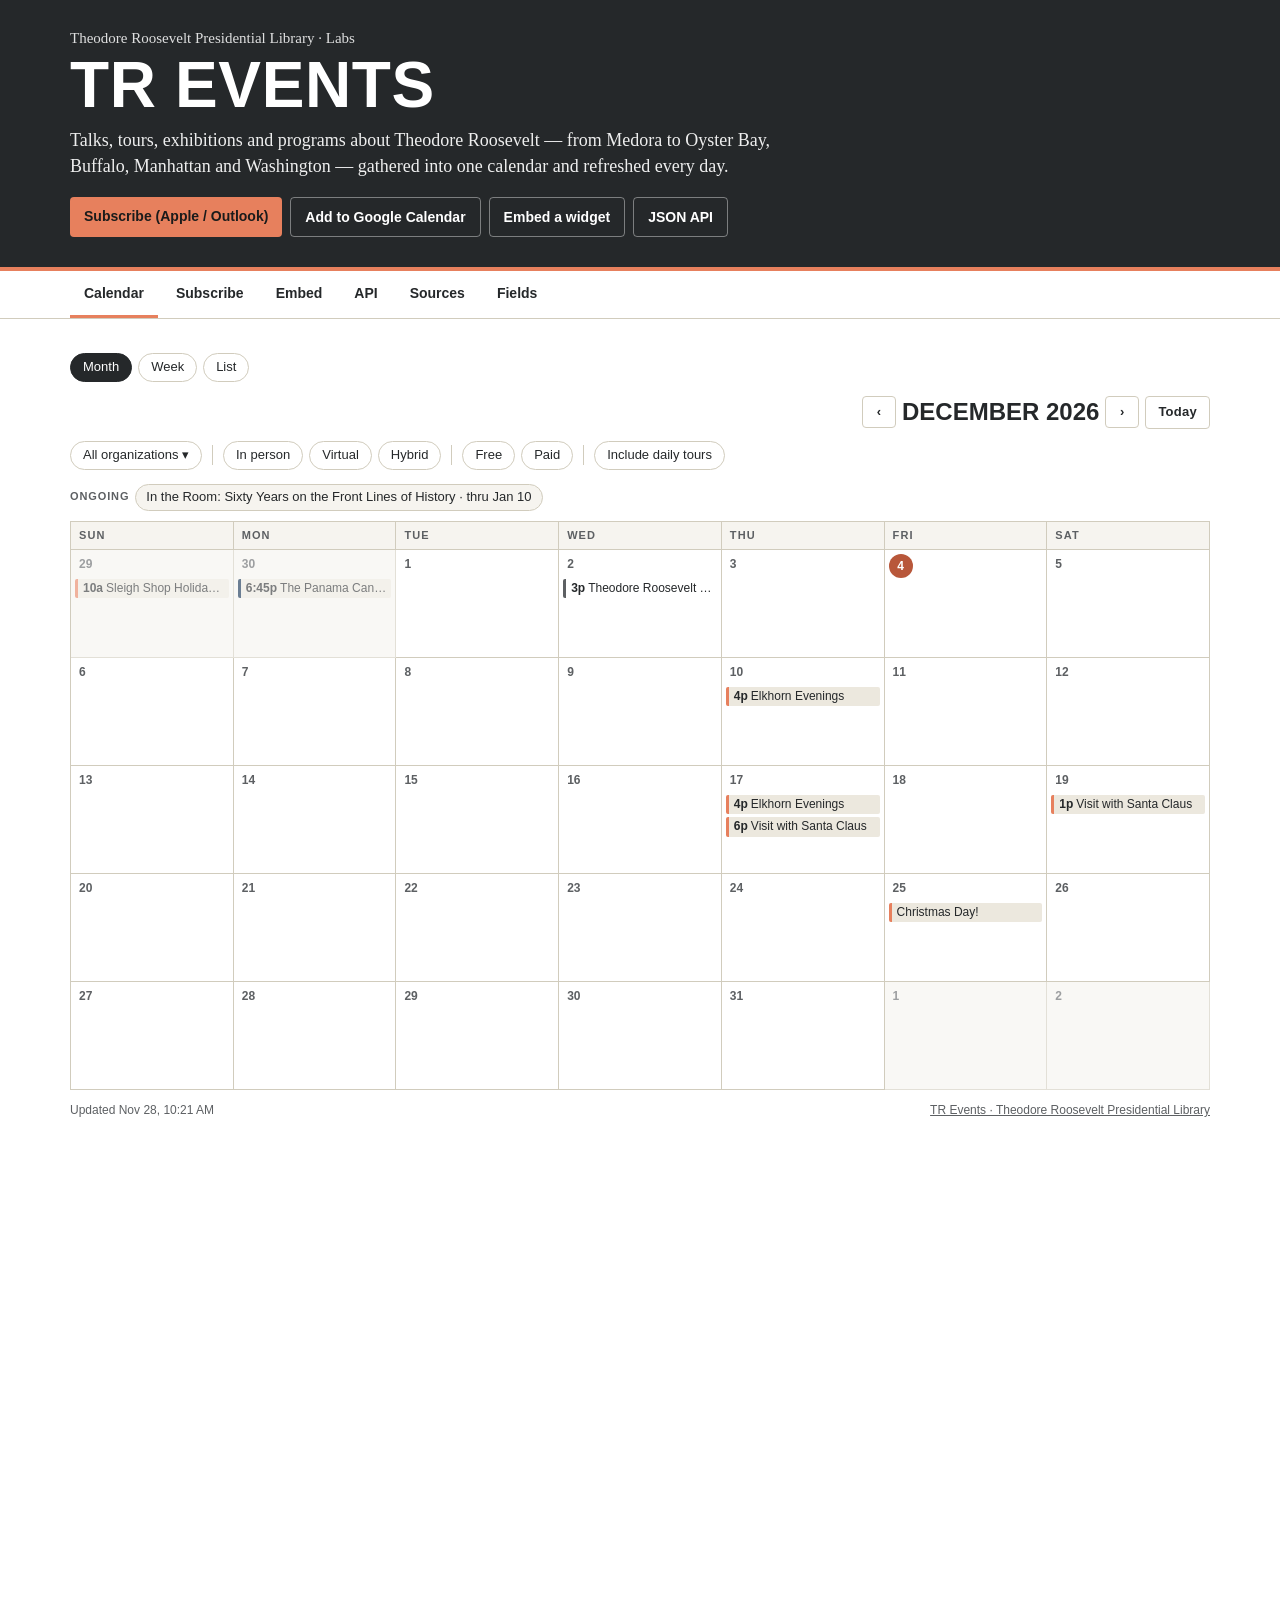
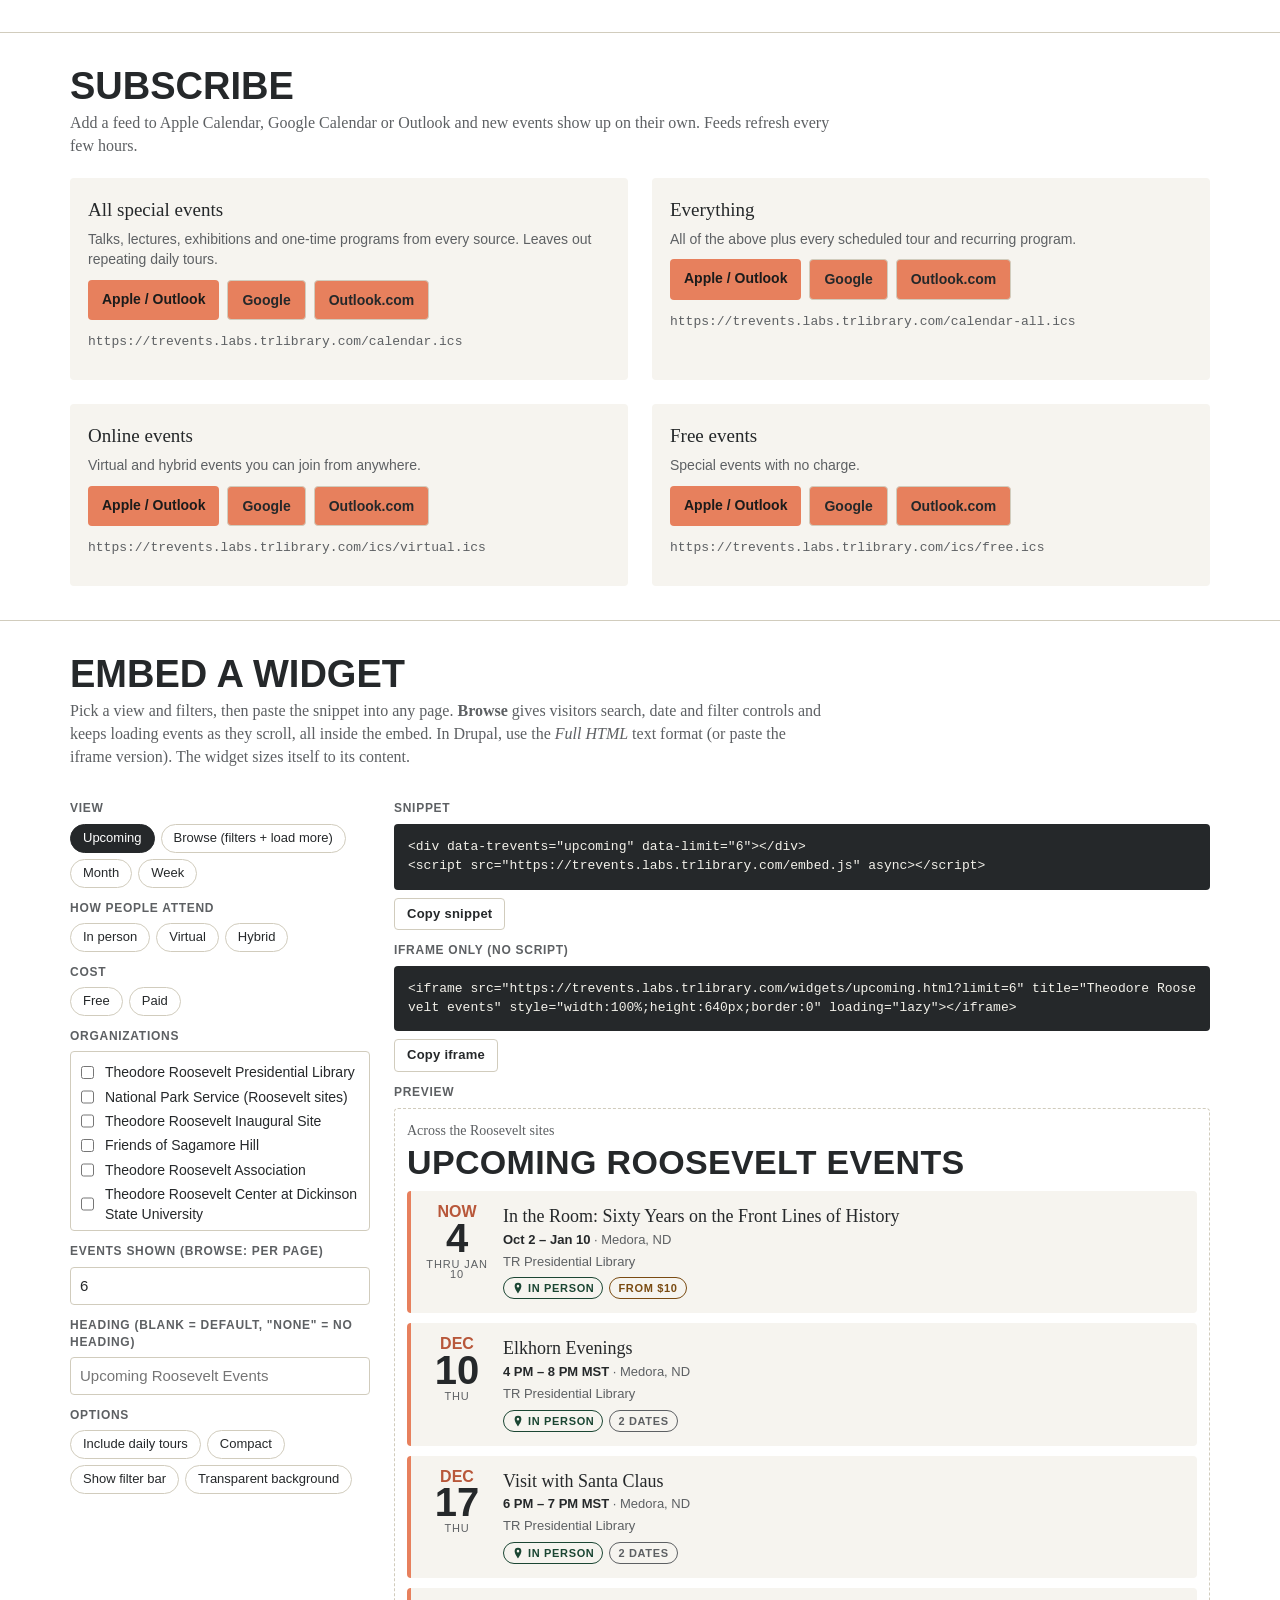
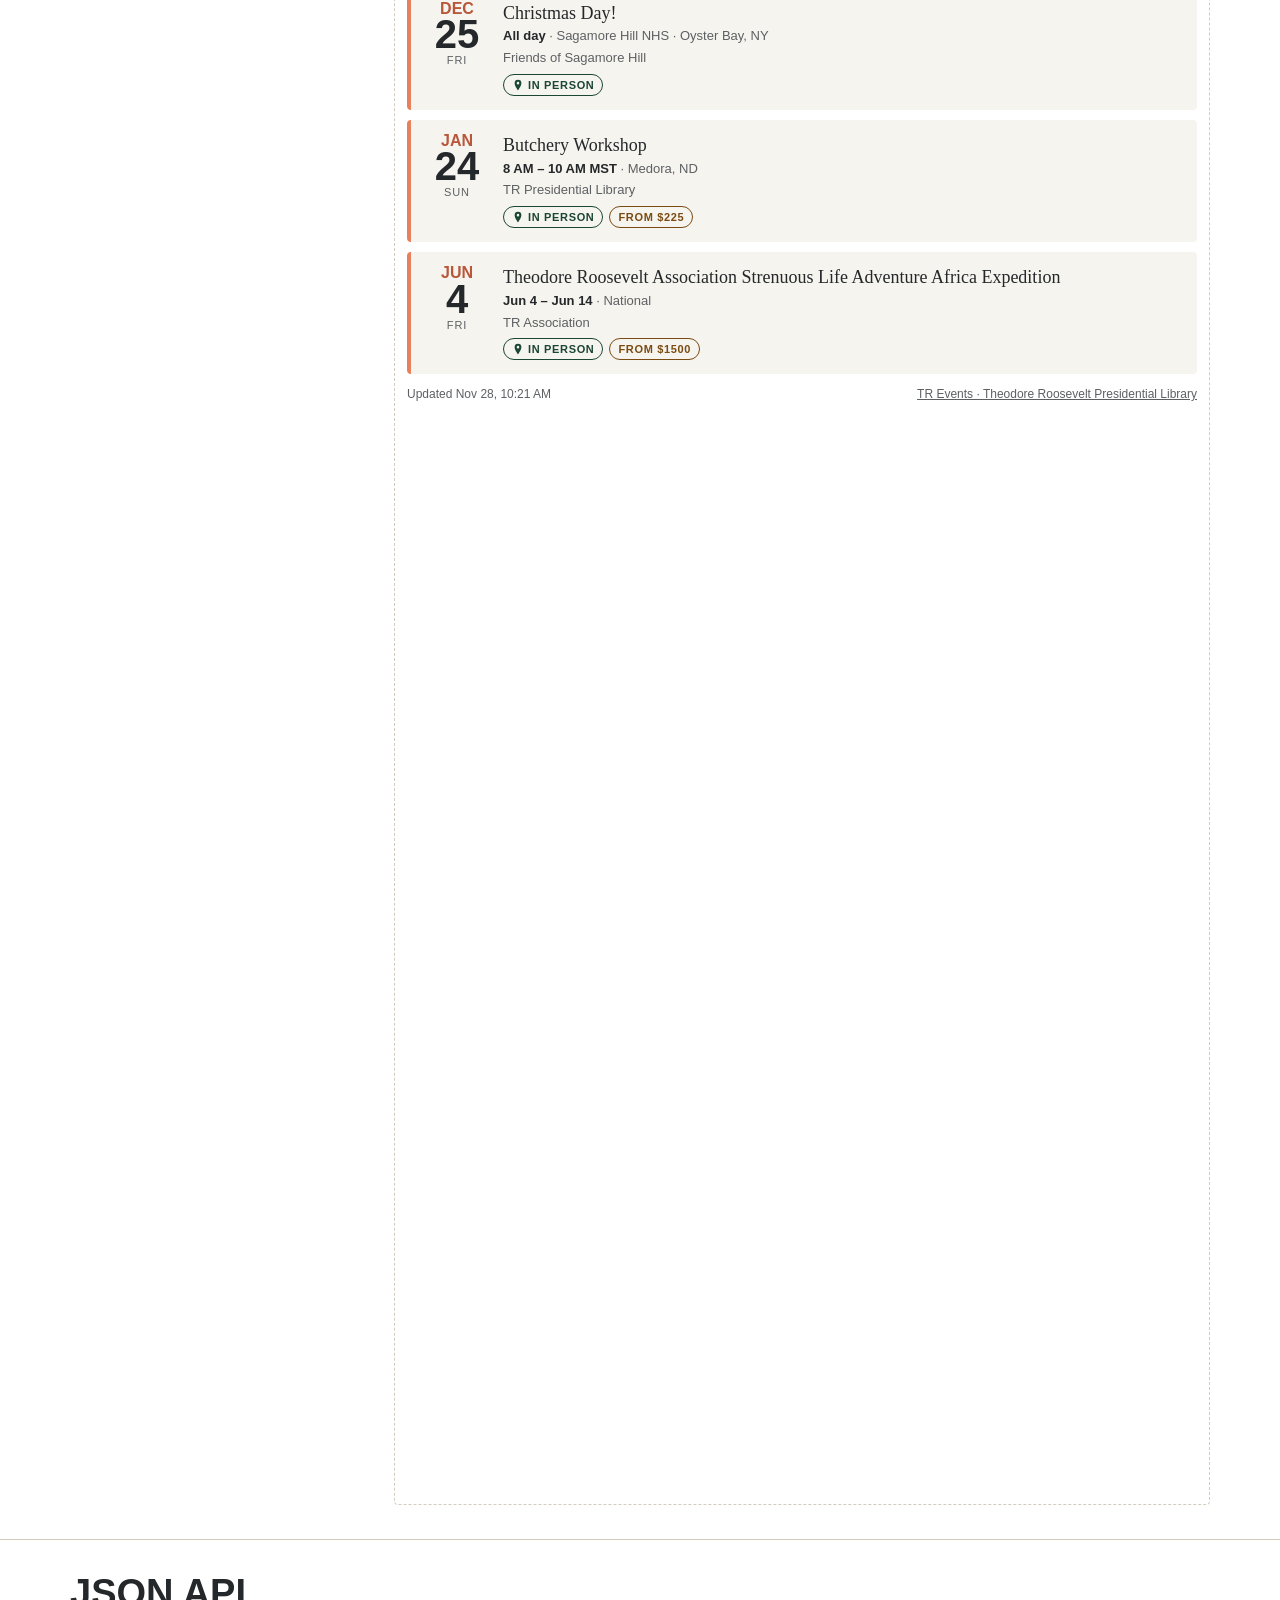
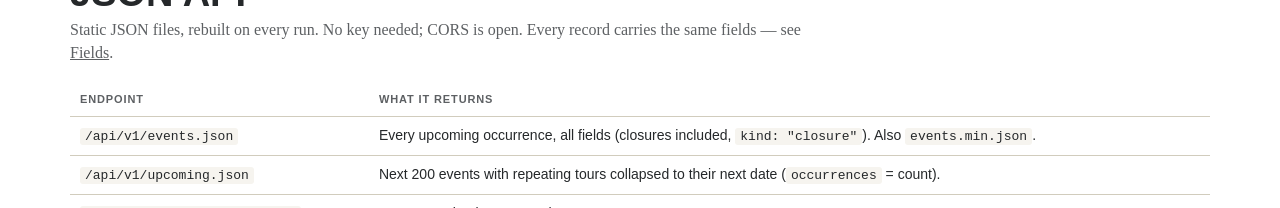
<file: docs/index.html>
<!doctype html>
<html lang="en">
<head>
<meta charset="utf-8">
<meta name="viewport" content="width=device-width, initial-scale=1">
<title>TR Events</title>
<meta name="description" content="One calendar of Theodore Roosevelt events from the Presidential Library, the National Park Service sites, the TR Association and partner institutions — with an iCal feed, JSON API and embeddable widgets.">
<meta property="og:title" content="TR Events — Theodore Roosevelt events in one calendar">
<meta property="og:description" content="Talks, tours, exhibitions and programs from every Roosevelt site, in one place.">
<link rel="stylesheet" href="widgets/widget.css">
<style>
  body{background:var(--bg)}
  .wrap{max-width:1180px;margin:0 auto;padding:0 20px}
  header.top{background:#25282a;color:#fff;padding:28px 0 30px;border-bottom:4px solid var(--accent)}
  header.top .k{font-family:var(--serif);font-size:15px;opacity:.85;margin:0 0 6px}
  header.top h1{font-family:var(--display);font-weight:800;text-transform:uppercase;font-size:64px;line-height:.92;margin:0;letter-spacing:.01em}
  header.top p.lead{font-family:var(--serif);font-size:18px;max-width:720px;margin:12px 0 0;opacity:.92}
  .sub{display:flex;flex-wrap:wrap;gap:8px;margin-top:18px}
  .sub a{background:var(--accent);color:#1b1b1b;text-decoration:none;font-weight:700;font-size:14px;border-radius:4px;padding:9px 14px}
  .sub a.alt{background:transparent;color:#fff;border:1px solid rgba(255,255,255,.4)}
  .sub a:hover{background:#fff;color:#1b1b1b}
  nav.tabs{position:sticky;top:0;z-index:30;background:var(--bg);border-bottom:1px solid var(--line)}
  nav.tabs .wrap{display:flex;gap:4px;overflow-x:auto}
  nav.tabs a{padding:12px 14px;font-weight:700;font-size:14px;text-decoration:none;border-bottom:3px solid transparent;white-space:nowrap}
  nav.tabs a:hover,nav.tabs a.on{border-bottom-color:var(--accent)}
  section{padding:34px 0;border-bottom:1px solid var(--line)}
  section h2{font-family:var(--display);font-weight:700;text-transform:uppercase;font-size:38px;line-height:1;margin:0 0 6px}
  section .intro{font-family:var(--serif);font-size:16px;color:var(--muted);max-width:760px;margin:0 0 20px}
  .views{display:flex;gap:6px;margin-bottom:14px}
  iframe.cal{width:100%;border:0;display:block}
  .grid2{display:grid;grid-template-columns:1fr 1fr;gap:24px}
  .card{background:var(--surface);border-radius:4px;padding:18px}
  .card h3{font-family:var(--serif);font-weight:500;font-size:19px;margin:0 0 6px}
  .card p{margin:0 0 10px;font-size:14px;color:var(--muted)}
  code,pre{font-family:ui-monospace,SFMono-Regular,Menlo,Consolas,monospace;font-size:13px}
  pre{background:#25282a;color:#f3f1ea;border-radius:4px;padding:14px;overflow:auto;white-space:pre-wrap;word-break:break-all;margin:0}
  .copy{margin-top:8px}
  table{width:100%;border-collapse:collapse;font-size:14px}
  th,td{text-align:left;padding:8px 10px;border-bottom:1px solid var(--line);vertical-align:top}
  th{font-size:11px;letter-spacing:.08em;text-transform:uppercase;color:var(--muted)}
  td code{background:var(--surface);padding:1px 5px;border-radius:3px}
  .ok{color:var(--chip-free);font-weight:700}.err{color:var(--accent-strong);font-weight:700}
  .builder{display:grid;grid-template-columns:300px 1fr;gap:24px;align-items:start}
  .builder label{display:block;font-size:12px;font-weight:700;letter-spacing:.06em;text-transform:uppercase;color:var(--muted);margin:12px 0 6px}
  .builder .opts{display:flex;flex-wrap:wrap;gap:6px}
  .builder input[type=text],.builder input[type=number]{width:100%;font:inherit;padding:7px 9px;border:1px solid var(--line);border-radius:4px;background:var(--bg);color:var(--text)}
  .seg button{border:1px solid var(--line);background:var(--bg);border-radius:999px;padding:4px 12px;font-size:13px}
  .seg button[aria-pressed=true]{background:var(--text);color:var(--bg);border-color:var(--text)}
  .srcpick{max-height:180px;overflow:auto;border:1px solid var(--line);border-radius:4px;padding:6px}
  .srcpick label{display:flex;gap:8px;text-transform:none;letter-spacing:0;font-weight:400;font-size:14px;color:var(--text);margin:4px 0}
  footer{padding:30px 0 50px;font-size:13px;color:var(--muted)}
  @media (max-width:800px){header.top h1{font-size:46px}.grid2,.builder{grid-template-columns:1fr}}
</style>
</head>
<body>
<header class="top">
  <div class="wrap">
    <p class="k">Theodore Roosevelt Presidential Library · Labs</p>
    <h1>TR Events</h1>
    <p class="lead">Talks, tours, exhibitions and programs about Theodore Roosevelt — from Medora to Oyster Bay, Buffalo, Manhattan and Washington — gathered into one calendar and refreshed every day.</p>
    <div class="sub">
      <a href="webcal://trevents.labs.trlibrary.com/calendar.ics">Subscribe (Apple / Outlook)</a>
      <a class="alt" href="https://calendar.google.com/calendar/r?cid=webcal%3A%2F%2Ftrevents.labs.trlibrary.com%2Fcalendar.ics" target="_blank" rel="noopener">Add to Google Calendar</a>
      <a class="alt" href="#embed">Embed a widget</a>
      <a class="alt" href="#api">JSON API</a>
    </div>
  </div>
</header>
<nav class="tabs" aria-label="Sections"><div class="wrap">
  <a href="#calendar" class="on">Calendar</a><a href="#subscribe">Subscribe</a><a href="#embed">Embed</a><a href="#api">API</a><a href="#sources">Sources</a><a href="#fields">Fields</a>
</div></nav>

<main>
<section id="calendar"><div class="wrap">
  <div class="views seg" role="group" aria-label="View">
    <button data-view="month" aria-pressed="true">Month</button><button data-view="week" aria-pressed="false">Week</button><button data-view="browse" aria-pressed="false">List</button>
  </div>
  <iframe class="cal" id="cal" title="Theodore Roosevelt events calendar" src="widgets/month.html?title=none&frame=cal" style="height:820px"></iframe>
</div></section>

<section id="subscribe"><div class="wrap">
  <h2>Subscribe</h2>
  <p class="intro">Add a feed to Apple Calendar, Google Calendar or Outlook and new events show up on their own. Feeds refresh every few hours.</p>
  <div class="grid2" id="feeds"></div>
</div></section>

<section id="embed"><div class="wrap">
  <h2>Embed a widget</h2>
  <p class="intro">Pick a view and filters, then paste the snippet into any page. <strong>Browse</strong> gives visitors search, date and filter controls and keeps loading events as they scroll, all inside the embed. In Drupal, use the <em>Full HTML</em> text format (or paste the iframe version). The widget sizes itself to its content.</p>
  <div class="builder">
    <div>
      <label>View</label>
      <div class="seg opts" id="b-view"><button data-v="upcoming" aria-pressed="true">Upcoming</button><button data-v="browse" aria-pressed="false">Browse (filters + load more)</button><button data-v="month" aria-pressed="false">Month</button><button data-v="week" aria-pressed="false">Week</button></div>
      <label>How people attend</label>
      <div class="seg opts" id="b-attendance"><button data-v="in_person" aria-pressed="false">In person</button><button data-v="virtual" aria-pressed="false">Virtual</button><button data-v="hybrid" aria-pressed="false">Hybrid</button></div>
      <label>Cost</label>
      <div class="seg opts" id="b-cost"><button data-v="free" aria-pressed="false">Free</button><button data-v="paid" aria-pressed="false">Paid</button></div>
      <label>Organizations</label>
      <div class="srcpick" id="b-source"></div>
      <label for="b-limit">Events shown (Browse: per page)</label>
      <input type="number" id="b-limit" value="6" min="1" max="50">
      <label for="b-title">Heading (blank = default, "none" = no heading)</label>
      <input type="text" id="b-title" placeholder="Upcoming Roosevelt Events">
      <label>Options</label>
      <div class="seg opts" id="b-flags"><button data-v="show_recurring" aria-pressed="false">Include daily tours</button><button data-v="compact" aria-pressed="false">Compact</button><button data-v="filters" aria-pressed="false">Show filter bar</button><button data-v="transparent" aria-pressed="false">Transparent background</button></div>
    </div>
    <div>
      <label>Snippet</label>
      <pre id="b-code"></pre>
      <button class="tre-btn copy" data-copy="b-code">Copy snippet</button>
      <label>Iframe only (no script)</label>
      <pre id="b-iframe"></pre>
      <button class="tre-btn copy" data-copy="b-iframe">Copy iframe</button>
      <label>Preview</label>
      <div id="b-preview" style="border:1px dashed var(--line);border-radius:4px;padding:12px"></div>
    </div>
  </div>
</div></section>

<section id="api"><div class="wrap">
  <h2>JSON API</h2>
  <p class="intro">Static JSON files, rebuilt on every run. No key needed; CORS is open. Every record carries the same fields — see <a href="#fields">Fields</a>.</p>
  <table>
    <thead><tr><th>Endpoint</th><th>What it returns</th></tr></thead>
    <tbody>
      <tr><td><code>/api/v1/events.json</code></td><td>Every upcoming occurrence, all fields (closures included, <code>kind: "closure"</code>). Also <code>events.min.json</code>.</td></tr>
      <tr><td><code>/api/v1/upcoming.json</code></td><td>Next 200 events with repeating tours collapsed to their next date (<code>occurrences</code> = count).</td></tr>
      <tr><td><code>/api/v1/months/YYYY-MM.json</code></td><td>Events starting in one month.</td></tr>
      <tr><td><code>/api/v1/sources/{id}.json</code></td><td>One organization's events plus its last-run status.</td></tr>
      <tr><td><code>/api/v1/sources.json</code></td><td>Every source, when it last succeeded, event count and any error.</td></tr>
      <tr><td><code>/api/v1/fields.json</code></td><td>The field dictionary.</td></tr>
      <tr><td><code>/api/v1/review.json</code></td><td>Keyword matches that may not be about TR, and dates read from prose — for staff review.</td></tr>
      <tr><td><code>/api/v1/widget.json</code></td><td>Slim index the widgets load.</td></tr>
    </tbody>
  </table>
  <p style="margin-top:16px"><a class="tre-btn" href="api/v1/upcoming.json" style="text-decoration:none">Open upcoming.json</a></p>
</div></section>

<section id="sources"><div class="wrap">
  <h2>Sources</h2>
  <p class="intro">Roosevelt organizations are included in full. General calendars (Smithsonian, Library of Congress, National Archives, Harvard, White House Historical Association, AMNH) are scanned for Theodore and Edith Roosevelt.</p>
  <table><thead><tr><th>Organization</th><th>Type</th><th>Events</th><th>Last success</th><th>Status</th></tr></thead><tbody id="src-rows"><tr><td colspan="5">Loading…</td></tr></tbody></table>
</div></section>

<section id="fields"><div class="wrap">
  <h2>Fields</h2>
  <p class="intro">The metadata kept for every event.</p>
  <table><thead><tr><th>Field</th><th>Type</th><th>Description</th></tr></thead><tbody id="field-rows"></tbody></table>
</div></section>
</main>
<footer><div class="wrap">Event details belong to the organizations that publish them — check the event page before you travel. Built by the <a href="https://www.trlibrary.com">Theodore Roosevelt Presidential Library</a> · <a href="https://labs.trlibrary.com">Labs</a> · <a href="https://github.com/Theodore-Roosevelt-Presidential-Library/TREvents">Source on GitHub</a></div></footer>

<script src="embed.js"></script>
<script>
(function () {
  var SITE = "https://trevents.labs.trlibrary.com/";
  var cal = document.getElementById("cal");
  window.addEventListener("message", function (ev) { if (ev.data && ev.data.type === "trevents:height" && ev.data.frame === "cal") cal.style.height = Math.max(300, ev.data.height) + "px"; });
  document.querySelectorAll(".views button").forEach(function (b) {
    b.onclick = function () {
      document.querySelectorAll(".views button").forEach(function (x) { x.setAttribute("aria-pressed", x === b); });
      cal.src = "widgets/" + b.dataset.view + ".html?title=none&frame=cal" + (b.dataset.view === "browse" ? "&limit=15" : "");
    };
  });
  var tabs = document.querySelectorAll("nav.tabs a");
  var io = new IntersectionObserver(function (es) { es.forEach(function (e) { if (e.isIntersecting) tabs.forEach(function (t) { t.classList.toggle("on", t.getAttribute("href") === "#" + e.target.id); }); }); }, { rootMargin: "-40% 0px -55% 0px" });
  document.querySelectorAll("main section").forEach(function (s) { io.observe(s); });

  function feedCard(title, desc, path) {
    var https = SITE + path, webcal = https.replace(/^https:/, "webcal:");
    return '<div class="card"><h3>' + title + "</h3><p>" + desc + '</p><div class="sub" style="margin-top:8px">' +
      '<a href="' + webcal + '">Apple / Outlook</a>' +
      '<a class="tre-secondary" style="color:var(--text)" href="https://calendar.google.com/calendar/r?cid=' + encodeURIComponent(webcal) + '" target="_blank" rel="noopener">Google</a>' +
      '<a class="tre-secondary" style="color:var(--text)" href="https://outlook.live.com/calendar/0/addfromweb?url=' + encodeURIComponent(https) + "&name=" + encodeURIComponent(title) + '" target="_blank" rel="noopener">Outlook.com</a></div>' +
      '<p style="margin-top:10px"><code>' + https + "</code></p></div>";
  }
  var feeds = [
    ["All special events", "Talks, lectures, exhibitions and one-time programs from every source. Leaves out repeating daily tours.", "calendar.ics"],
    ["Everything", "All of the above plus every scheduled tour and recurring program.", "calendar-all.ics"],
    ["Online events", "Virtual and hybrid events you can join from anywhere.", "ics/virtual.ics"],
    ["Free events", "Special events with no charge.", "ics/free.ics"]
  ];
  document.getElementById("feeds").innerHTML = feeds.map(function (f) { return feedCard(f[0], f[1], f[2]); }).join("");

  fetch("api/v1/sources.json", { cache: "no-cache" }).then(function (r) { return r.json(); }).then(function (d) {
    document.getElementById("src-rows").innerHTML = d.sources.map(function (s) {
      return '<tr><td><a href="' + s.url + '" target="_blank" rel="noopener">' + s.name + "</a><br><small>" + (s.region || "") + "</small></td><td>" + (s.type === "core" ? "All events" : "Roosevelt keyword") +
        "</td><td>" + s.count + "</td><td>" + (s.last_success || "—") + "</td><td>" + (s.ok ? '<span class="ok">OK</span>' : '<span class="err">Failing</span><br><small>' + (s.error || "") + (s.using_cached_from ? " · showing data from " + s.using_cached_from : "") + "</small>") +
        ' · <a href="ics/' + s.id + '.ics">iCal</a> · <a href="api/v1/sources/' + s.id + '.json">JSON</a></td></tr>';
    }).join("");
    var pick = document.getElementById("b-source");
    pick.innerHTML = d.sources.map(function (s) { return '<label><input type="checkbox" value="' + s.id + '"> ' + s.name + "</label>"; }).join("");
    pick.onchange = build;
  });
  fetch("api/v1/fields.json", { cache: "no-cache" }).then(function (r) { return r.json(); }).then(function (d) {
    document.getElementById("field-rows").innerHTML = d.fields.map(function (f) {
      return "<tr><td><code>" + f.name + "</code></td><td>" + f.type + "</td><td>" + f.description + (f.values ? "<br><small>" + f.values.map(function (v) { return "<code>" + v + "</code>"; }).join(" ") + "</small>" : "") + "</td></tr>";
    }).join("");
  });

  // embed builder
  function pressed(id) { return Array.prototype.filter.call(document.querySelectorAll("#" + id + " button"), function (b) { return b.getAttribute("aria-pressed") === "true"; }).map(function (b) { return b.dataset.v; }); }
  document.querySelectorAll(".builder .seg").forEach(function (g) {
    g.addEventListener("click", function (ev) {
      var b = ev.target.closest("button"); if (!b) return;
      if (g.id === "b-view") g.querySelectorAll("button").forEach(function (x) { x.setAttribute("aria-pressed", x === b); });
      else b.setAttribute("aria-pressed", b.getAttribute("aria-pressed") !== "true");
      build();
    });
  });
  ["b-limit", "b-title"].forEach(function (id) { document.getElementById(id).oninput = build; });
  var timer;
  function build() {
    var view = pressed("b-view")[0] || "upcoming", flags = pressed("b-flags");
    var attrs = [["data-trevents", view]];
    var a = pressed("b-attendance"), c = pressed("b-cost");
    var s = Array.prototype.filter.call(document.querySelectorAll("#b-source input"), function (i) { return i.checked; }).map(function (i) { return i.value; });
    if (s.length) attrs.push(["data-source", s.join(",")]);
    if (a.length) attrs.push(["data-attendance", a.join(",")]);
    if (c.length) attrs.push(["data-cost", c.join(",")]);
    if (view === "upcoming" || view === "browse") attrs.push(["data-limit", document.getElementById("b-limit").value || (view === "browse" ? "10" : "6")]);
    var t = document.getElementById("b-title").value.trim(); if (t) attrs.push(["data-title", t]);
    if (flags.indexOf("show_recurring") >= 0) attrs.push(["data-recurring", view === "upcoming" ? "collapse" : "show"]);
    if (flags.indexOf("compact") >= 0) attrs.push(["data-compact", "1"]);
    if (flags.indexOf("filters") >= 0) attrs.push(["data-filters", "1"]);
    if (flags.indexOf("transparent") >= 0) attrs.push(["data-bg", "transparent"]);
    var div = "<div " + attrs.map(function (x) { return x[0] + '="' + x[1].replace(/"/g, "&quot;") + '"'; }).join(" ") + "></div>";
    document.getElementById("b-code").textContent = div + '\n<script src="' + SITE + 'embed.js" async><\/script>';
    var q = attrs.slice(1).map(function (x) { return x[0].slice(5) + "=" + encodeURIComponent(x[1]); }).join("&");
    document.getElementById("b-iframe").textContent = '<iframe src="' + SITE + "widgets/" + view + ".html" + (q ? "?" + q : "") + '" title="Theodore Roosevelt events" style="width:100%;height:' + (view === "upcoming" ? 640 : view === "browse" ? 1100 : 820) + 'px;border:0" loading="lazy"></iframe>';
    clearTimeout(timer);
    timer = setTimeout(function () {
      var p = document.getElementById("b-preview"); p.innerHTML = div;
      var d = p.firstChild; var e = document.createElement("script"); e.src = "embed.js"; p.appendChild(e);
    }, 250);
  }
  document.querySelectorAll("[data-copy]").forEach(function (b) {
    b.onclick = function () {
      var txt = document.getElementById(b.dataset.copy).textContent;
      (navigator.clipboard ? navigator.clipboard.writeText(txt) : Promise.reject()).then(function () { b.textContent = "Copied"; setTimeout(function () { b.textContent = b.dataset.copy === "b-code" ? "Copy snippet" : "Copy iframe"; }, 1500); });
    };
  });
  build();
})();
</script>
</body>
</html>
</file>
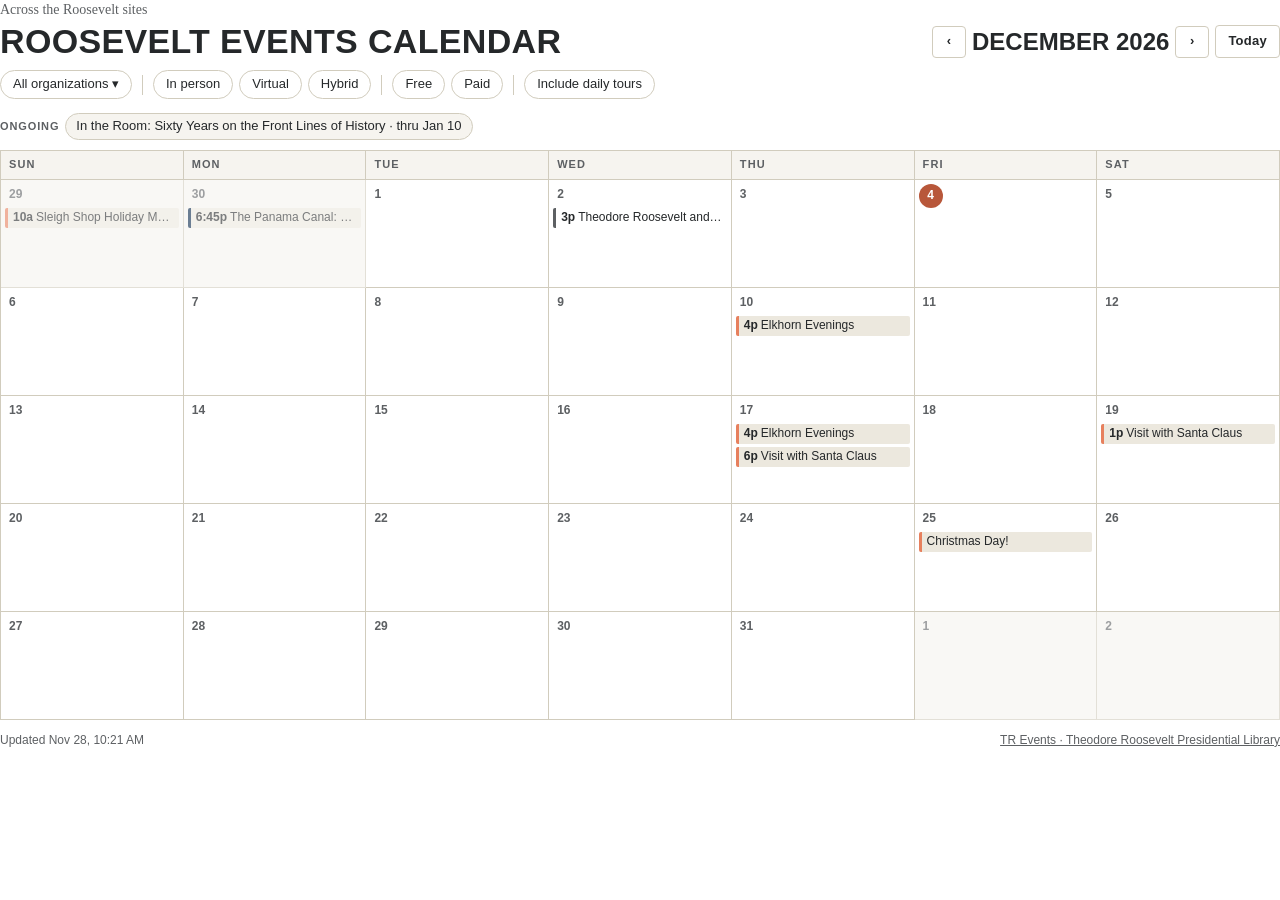
<file: docs/widgets/month.html>
<!doctype html>
<html lang="en">
<head>
<meta charset="utf-8">
<meta name="viewport" content="width=device-width, initial-scale=1">
<title>TR Events — Month widget</title>
<meta name="robots" content="noindex">
<link rel="stylesheet" href="widget.css">
</head>
<body>
<div id="tre-app" class="tre" data-view="month"></div>
<script src="widget.js"></script>
</body>
</html>
</file>
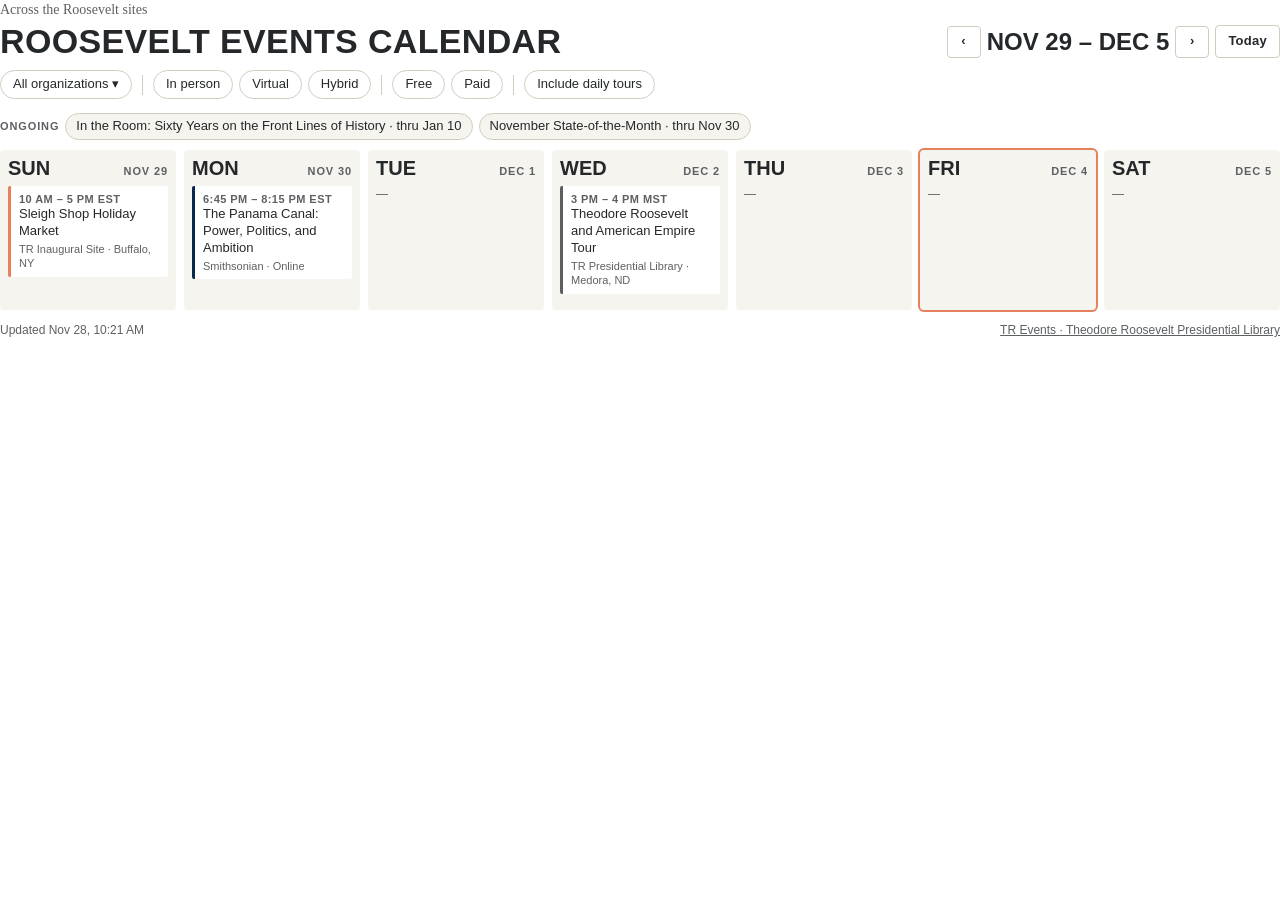
<file: docs/widgets/week.html>
<!doctype html>
<html lang="en">
<head>
<meta charset="utf-8">
<meta name="viewport" content="width=device-width, initial-scale=1">
<title>TR Events — Week widget</title>
<meta name="robots" content="noindex">
<link rel="stylesheet" href="widget.css">
</head>
<body>
<div id="tre-app" class="tre" data-view="week"></div>
<script src="widget.js"></script>
</body>
</html>
</file>
<file: docs/widgets/widget.css>
/* TR Events widgets — brand fonts are served (CORS-open) from trlibrary.com */
@font-face{font-family:Clearface;src:url(https://www.trlibrary.com/themes/custom/trpl/css/clearfacestd-regular.woff2) format("woff2");font-weight:400;font-display:swap}
@font-face{font-family:Clearface;src:url(https://www.trlibrary.com/themes/custom/trpl/css/clearfacestd-bold.woff2) format("woff2");font-weight:500 700;font-display:swap}
@font-face{font-family:"Dharma Gothic E";src:url(https://www.trlibrary.com/themes/custom/trpl/css/dharma_type-dharmagothice-bold.woff2) format("woff2");font-weight:700;font-display:swap}
@font-face{font-family:"Dharma Gothic E";src:url(https://www.trlibrary.com/themes/custom/trpl/css/dharma_type-dharmagothice-exbold.woff2) format("woff2");font-weight:800;font-display:swap}
@font-face{font-family:Frutiger;src:url(https://www.trlibrary.com/themes/custom/trpl/css/frutigerltstd-regular.woff2) format("woff2");font-weight:400;font-display:swap}
@font-face{font-family:Frutiger;src:url(https://www.trlibrary.com/themes/custom/trpl/css/frutigerltstd-bold.woff2) format("woff2");font-weight:700;font-display:swap}
@font-face{font-family:"Clearface Fallback";src:local(Georgia);size-adjust:93.1%;ascent-override:101.28%;descent-override:28.95%}
@font-face{font-family:"Dharma Gothic E Fallback";src:local(Arial);size-adjust:60.46%;ascent-override:141.09%;descent-override:37.31%}
@font-face{font-family:"Frutiger Fallback";src:local(Arial);size-adjust:105.7%;ascent-override:88.47%;descent-override:25.5%}

:root{
  --bg:#ffffff; --surface:#f6f4ef; --surface-2:#ece8de; --line:#d1ccbd; --text:#25282a; --muted:#5d6063;
  --accent:#e7805d; --accent-strong:#b8573a; --forest:#1b4633; --sky:#092a4d;
  --chip-in:#1b4633; --chip-virtual:#092a4d; --chip-hybrid:#6b3fa0; --chip-free:#1f6b3b; --chip-paid:#7a4b12;
  --radius:4px; --shadow:0 1px 2px rgba(0,0,0,.06),0 4px 16px rgba(0,0,0,.06); --scrim:rgba(255,255,255,.78); --dialog-shadow:0 2px 6px rgba(0,0,0,.08),0 18px 48px rgba(37,40,42,.22);
  --display:"Dharma Gothic E","Dharma Gothic E Fallback",Impact,"Arial Narrow",sans-serif;
  --serif:Clearface,"Clearface Fallback",Georgia,serif;
  --sans:Frutiger,"Frutiger Fallback",-apple-system,"Segoe UI",Roboto,Arial,sans-serif;
  color-scheme:light;
}
@media (prefers-color-scheme:dark){:root:not([data-theme="light"]){
  --bg:#17191a; --surface:#202325; --surface-2:#2a2e31; --line:#3a3f42; --text:#ecebe6; --muted:#a7a9a6;
  --accent:#f0916f; --accent-strong:#f6a98c; --chip-in:#8fc895; --chip-virtual:#99adc5; --chip-hybrid:#c4a6ea; --chip-free:#8fc895; --chip-paid:#f9d635;
  --shadow:0 1px 2px rgba(0,0,0,.3),0 4px 16px rgba(0,0,0,.3); --scrim:rgba(23,25,26,.72); --dialog-shadow:0 18px 48px rgba(0,0,0,.5); color-scheme:dark}}
:root[data-theme="dark"]{
  --bg:#17191a; --surface:#202325; --surface-2:#2a2e31; --line:#3a3f42; --text:#ecebe6; --muted:#a7a9a6;
  --accent:#f0916f; --accent-strong:#f6a98c; --chip-in:#8fc895; --chip-virtual:#99adc5; --chip-hybrid:#c4a6ea; --chip-free:#8fc895; --chip-paid:#f9d635;
  --shadow:0 1px 2px rgba(0,0,0,.3),0 4px 16px rgba(0,0,0,.3); --scrim:rgba(23,25,26,.72); --dialog-shadow:0 18px 48px rgba(0,0,0,.5); color-scheme:dark}
:root[data-bg="transparent"] body{background:transparent}
:root[data-bg="transparent"] .tre-modal{background:var(--scrim)}

*{box-sizing:border-box}
html,body{margin:0}
body{background:var(--bg);color:var(--text);font-family:var(--sans);font-size:15px;line-height:1.45;-webkit-font-smoothing:antialiased}
button{font:inherit;color:inherit;cursor:pointer}
a{color:inherit}
.tre{padding:0}
.tre-head{display:flex;align-items:flex-end;justify-content:space-between;gap:12px;flex-wrap:wrap;margin:0 0 12px}
.tre-title{font-family:var(--display);font-weight:700;text-transform:uppercase;font-size:34px;line-height:1;letter-spacing:.01em;margin:0}
.tre-kicker{font-family:var(--serif);font-size:14px;color:var(--muted);margin:0 0 4px}
.tre-nav{display:flex;align-items:center;gap:6px}
.tre-btn{border:1px solid var(--line);background:var(--bg);border-radius:var(--radius);padding:6px 12px;font-size:13px;font-weight:700;letter-spacing:.02em}
.tre-btn:hover{border-color:var(--accent)}
.tre-btn:focus-visible,.tre-chip:focus-visible,.tre-ev:focus-visible{outline:2px solid var(--accent);outline-offset:2px}
.tre-icon{width:34px;height:32px;padding:0;display:inline-grid;place-items:center}
.tre-range{font-family:var(--display);font-weight:700;text-transform:uppercase;font-size:24px;line-height:1;min-width:8ch;text-align:center}

/* filters */
.tre-filters{display:flex;flex-wrap:wrap;gap:6px;margin:0 0 14px;align-items:center}
.tre-chip{border:1px solid var(--line);background:var(--bg);border-radius:999px;padding:4px 12px;font-size:13px}
.tre-chip[aria-pressed="true"]{background:var(--text);color:var(--bg);border-color:var(--text)}
.tre-sep{width:1px;height:20px;background:var(--line);margin:0 4px}
.tre-pop{position:relative}
.tre-pop-panel{position:absolute;z-index:20;top:calc(100% + 6px);left:0;min-width:260px;max-height:320px;overflow:auto;background:var(--bg);border:1px solid var(--line);border-radius:var(--radius);box-shadow:var(--shadow);padding:6px}
.tre-pop-panel label{display:flex;gap:8px;align-items:center;padding:6px 8px;border-radius:3px;font-size:14px;cursor:pointer}
.tre-pop-panel label:hover{background:var(--surface)}
.tre-pop-panel input{accent-color:var(--accent)}

/* browse */
.tre-filters-top{margin-bottom:8px}
.tre-search{flex:1 1 260px;min-width:200px}
.tre-search input{width:100%;font:inherit;font-size:14px;padding:6px 12px;border:1px solid var(--line);border-radius:999px;background:var(--bg);color:var(--text)}
.tre-search input:focus{outline:2px solid var(--accent);outline-offset:1px}
.tre-vh{position:absolute;width:1px;height:1px;overflow:hidden;clip:rect(0 0 0 0);white-space:nowrap}
.tre-clear{border:0;background:none;color:var(--accent-strong);font-weight:700;font-size:13px;text-decoration:underline;padding:4px 6px}
.tre-count{font-size:13px;color:var(--muted);margin:0 0 10px}
.tre-month-h h4{font-family:var(--display);font-weight:700;text-transform:uppercase;font-size:22px;line-height:1;margin:14px 0 2px}
.tre-month-h:first-child h4{margin-top:0}
.tre-loadmore{text-align:center;margin-top:14px}
.tre-loadmore .tre-btn{padding:9px 18px;font-size:14px}
.tre-loadmore span{font-weight:400;color:var(--muted)}

/* badges */
.tre-badges{display:flex;flex-wrap:wrap;gap:6px;margin-top:6px}
.tre-badge{display:inline-flex;align-items:center;gap:4px;font-size:11px;font-weight:700;letter-spacing:.06em;text-transform:uppercase;border:1px solid currentColor;border-radius:999px;padding:1px 8px;line-height:18px}
.tre-badge svg{width:12px;height:12px}
.b-in_person{color:var(--chip-in)} .b-virtual{color:var(--chip-virtual)} .b-hybrid{color:var(--chip-hybrid)}
.b-free{color:var(--chip-free)} .b-paid{color:var(--chip-paid)} .b-status{color:var(--accent-strong)}
.b-muted{color:var(--muted)}

/* upcoming list */
.tre-list{list-style:none;margin:0;padding:0;display:grid;gap:10px}
.tre-card{display:grid;grid-template-columns:64px 1fr;gap:14px;align-items:start;padding:14px;background:var(--surface);border-radius:var(--radius);border-left:4px solid var(--accent);cursor:pointer;text-align:left;width:100%;border-top:0;border-right:0;border-bottom:0}
.tre-card:hover{background:var(--surface-2)}
.tre-card.has-img{grid-template-columns:64px 1fr 96px}
.tre-date{text-align:center;font-family:var(--display);text-transform:uppercase;line-height:.9}
.tre-date .m,.tre-date .d{display:block}
.tre-date .m{font-size:16px;font-weight:700;color:var(--accent-strong)}
.tre-date .d{font-size:40px;font-weight:800}
.tre-date .w{font-family:var(--sans);font-size:11px;letter-spacing:.08em;color:var(--muted);display:block;margin-top:4px}
.tre-card h3{font-family:var(--serif);font-weight:500;font-size:18px;line-height:1.25;margin:0}
.tre-meta{font-size:13px;color:var(--muted);margin-top:3px}
.tre-meta strong{color:var(--text);font-weight:700}
.tre-card img{width:96px;height:72px;object-fit:cover;border-radius:3px}
.tre-compact .tre-card{grid-template-columns:52px 1fr;padding:10px 12px}
.tre-compact .tre-date .d{font-size:30px}
.tre-compact .tre-card img{display:none}
.tre-more{margin-top:12px;font-size:14px}
.tre-more a{font-weight:700;color:var(--accent-strong)}
.tre-empty{padding:28px;text-align:center;color:var(--muted);background:var(--surface);border-radius:var(--radius);font-family:var(--serif)}

/* month grid */
.tre-month{display:grid;grid-template-columns:repeat(7,minmax(0,1fr));border-top:1px solid var(--line);border-left:1px solid var(--line)}
.tre-dow{font-size:11px;font-weight:700;letter-spacing:.1em;text-transform:uppercase;color:var(--muted);padding:6px 8px;border-right:1px solid var(--line);border-bottom:1px solid var(--line);background:var(--surface)}
.tre-day{min-height:108px;border-right:1px solid var(--line);border-bottom:1px solid var(--line);padding:4px 4px 6px;display:flex;flex-direction:column;gap:3px;min-width:0}
.tre-day.out{background:var(--surface);opacity:.6}
.tre-day .n{font-size:12px;font-weight:700;color:var(--muted);padding:2px 4px}
.tre-day.today .n{color:var(--bg);background:var(--accent-strong);border-radius:999px;width:24px;height:24px;display:grid;place-items:center;padding:0}
.tre-ev{display:block;width:100%;text-align:left;border:0;background:var(--surface-2);border-left:3px solid var(--accent);border-radius:2px;padding:2px 5px;font-size:12px;line-height:1.3;white-space:nowrap;overflow:hidden;text-overflow:ellipsis}
.tre-ev:hover{background:var(--line)}
.tre-ev .t{font-weight:700;margin-right:3px}
.tre-ev.k-tour,.tre-ev.k-program{border-left-color:var(--muted);background:transparent}
.tre-ev.a-virtual{border-left-color:var(--chip-virtual)} .tre-ev.a-hybrid{border-left-color:var(--chip-hybrid)}
.tre-day .more{font-size:12px;font-weight:700;color:var(--accent-strong);background:none;border:0;text-align:left;padding:2px 5px}
.tre-ongoing{display:flex;flex-wrap:wrap;gap:6px;align-items:center;margin:0 0 10px;font-size:13px}
.tre-ongoing span{font-size:11px;font-weight:700;letter-spacing:.08em;text-transform:uppercase;color:var(--muted)}
.tre-ongoing button{border:1px solid var(--line);background:var(--surface);border-radius:999px;padding:3px 10px;font-size:13px}

/* week */
.tre-week{display:grid;grid-template-columns:repeat(7,minmax(0,1fr));gap:8px}
.tre-wday{background:var(--surface);border-radius:var(--radius);padding:8px;min-height:160px;min-width:0}
.tre-wday h4{margin:0 0 8px;font-family:var(--display);font-weight:700;text-transform:uppercase;font-size:20px;line-height:1;display:flex;justify-content:space-between;align-items:baseline}
.tre-wday h4 small{font-family:var(--sans);font-size:11px;letter-spacing:.08em;color:var(--muted)}
.tre-wday.today{outline:2px solid var(--accent)}
.tre-wev{display:block;width:100%;text-align:left;background:var(--bg);border:0;border-left:3px solid var(--accent);border-radius:2px;padding:6px 8px;margin-bottom:6px;font-size:13px;line-height:1.3}
.tre-wev:hover{background:var(--surface-2)}
.tre-wev .t{display:block;font-size:11px;font-weight:700;letter-spacing:.04em;color:var(--muted);text-transform:uppercase}
.tre-wev .s{display:block;font-size:11px;color:var(--muted);margin-top:2px}
.tre-wev.k-tour,.tre-wev.k-program{border-left-color:var(--muted)}
.tre-wev.a-virtual{border-left-color:var(--chip-virtual)} .tre-wev.a-hybrid{border-left-color:var(--chip-hybrid)}
.tre-wday .none{font-size:12px;color:var(--muted)}

/* agenda (narrow month/week) */
.tre-agenda h4{font-family:var(--display);text-transform:uppercase;font-weight:700;font-size:20px;margin:16px 0 6px;line-height:1}
.tre-agenda h4:first-child{margin-top:0}

/* modal */
.tre-modal{position:fixed;inset:0;z-index:50;background:var(--scrim);-webkit-backdrop-filter:blur(2px);backdrop-filter:blur(2px);display:flex;align-items:flex-start;justify-content:center;padding:24px 16px;overflow:auto}
.tre-modal.in-frame{position:absolute;bottom:auto;min-height:100%}
.tre-dialog{background:var(--bg);color:var(--text);max-width:620px;width:100%;border-radius:var(--radius);box-shadow:var(--dialog-shadow);border:1px solid var(--line);overflow:hidden}
.tre-dialog img.hero{width:100%;max-height:240px;object-fit:cover;display:block}
.tre-dialog .body{padding:18px 20px 20px}
.tre-dialog h2{font-family:var(--serif);font-weight:500;font-size:24px;line-height:1.2;margin:4px 0 6px}
.tre-dialog .src{font-family:var(--serif);font-size:14px;color:var(--muted)}
.tre-dialog dl{display:grid;grid-template-columns:96px 1fr;gap:6px 12px;margin:14px 0;font-size:14px}
.tre-dialog dt{font-size:11px;font-weight:700;letter-spacing:.08em;text-transform:uppercase;color:var(--muted);padding-top:2px}
.tre-dialog dd{margin:0}
.tre-dialog .desc{font-family:var(--serif);font-size:15px;line-height:1.55;white-space:pre-line;max-height:260px;overflow:auto;border-top:1px solid var(--line);padding-top:12px}
.tre-actions{display:flex;flex-wrap:wrap;gap:8px;margin-top:16px}
.tre-primary{background:var(--accent);border:1px solid var(--accent);color:#1b1b1b;text-decoration:none;font-weight:700;border-radius:var(--radius);padding:8px 14px;font-size:14px}
.tre-primary:hover{background:var(--accent-strong);border-color:var(--accent-strong);color:#fff}
.tre-secondary{border:1px solid var(--line);background:var(--bg);text-decoration:none;font-weight:700;border-radius:var(--radius);padding:8px 14px;font-size:14px}
.tre-close{float:right;border:0;background:none;font-size:26px;line-height:1;padding:0 4px;color:var(--muted)}
.tre-dates{columns:2;font-size:13px;margin:8px 0 0;padding-left:18px}
.tre-foot{margin-top:12px;font-size:12px;color:var(--muted);display:flex;justify-content:space-between;gap:8px;flex-wrap:wrap}
.tre-foot a{color:var(--muted)}
.tre-loading{padding:40px;text-align:center;color:var(--muted)}

@media (max-width:640px){
  .tre-title{font-size:28px}
  .tre-card.has-img{grid-template-columns:56px 1fr}
  .tre-card img{display:none}
  .tre-dialog dl{grid-template-columns:1fr}
  .tre-dates{columns:1}
}
@media (prefers-reduced-motion:no-preference){.tre-card,.tre-ev,.tre-wev{transition:background-color .15s}}
</file>
